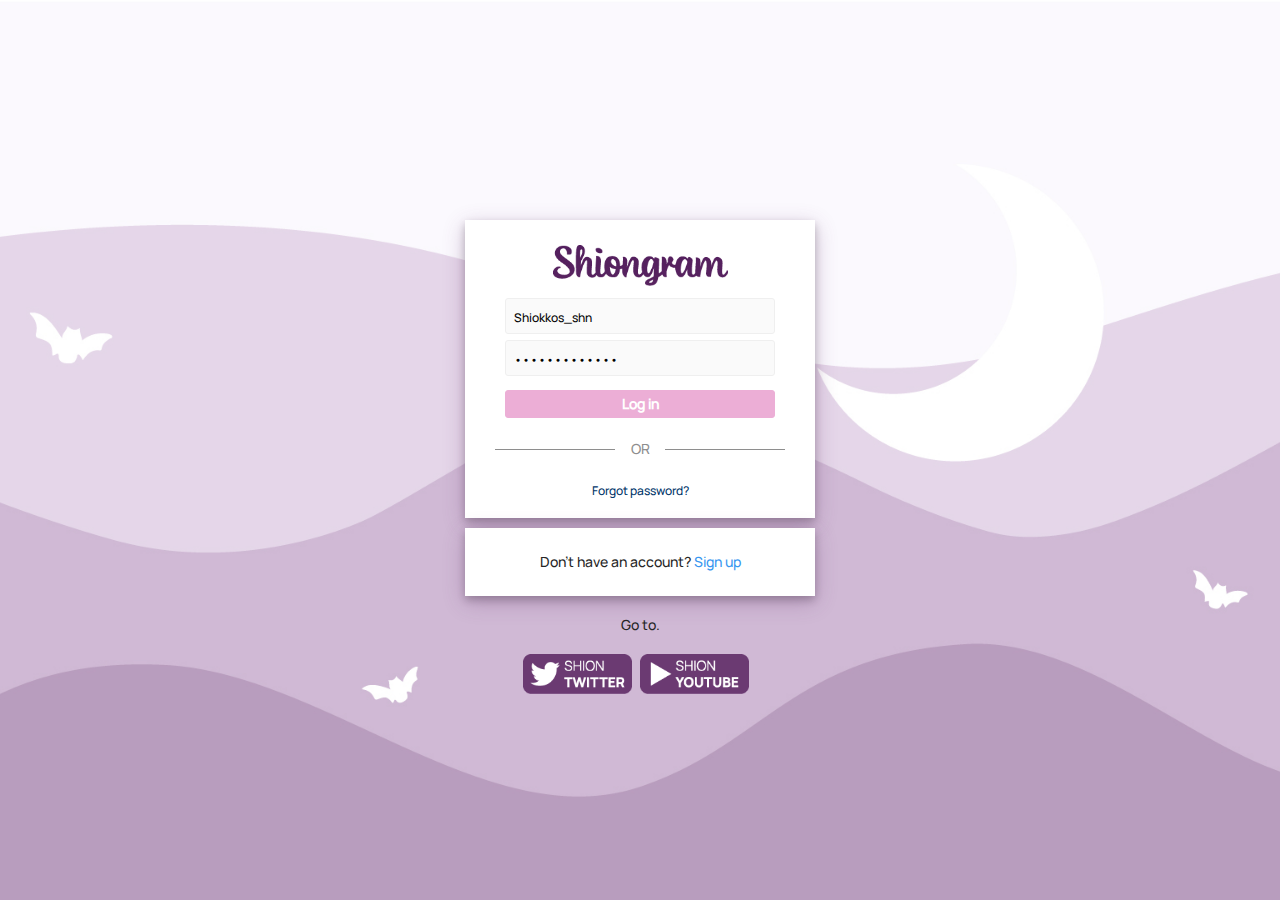
<file: index.html>
<!DOCTYPE html>
<html lang="en">

<head>
    <meta charset="UTF-8">
    <meta http-equiv="X-UA-Compatible" content="IE=edge">
    <meta name="viewport" content="width=device-width, initial-scale=1.0">
    <link rel="stylesheet" href="css/style.css">
    <title>Shiongram Login</title>
</head>

<body>
    <div class="wrapper">
        <article class="article">
            <div class="content">
                <div class="login-box">
                    <div class="header">
                        <img class="logo" src="img/logo.png" alt="Shiongram">
                    </div>
                    <div class="form-warp">
                        <div action="" class="form">
                            <div class="input-box">
                                <input type="text" placeholder="Phone number, username, or email" value="Shiokkos_shn">
                            </div>
                            <div class="input-box">
                                <input type="password" placeholder="Password" value="shionsuki_817">
                            </div>
                            <span class="button-box">
                                <button class="btn" onclick="location.href='https://cenmya.github.io/shionstagram/';">Log in</button>
                            </span>
                            <div class="or">
                                <div class="line-left"></div>
                                <p>OR</p>
                                <div class="line-right"></div>
                            </div>
                            <a class="forgot" href="">Forgot password?</a>
                        </div>
                    </div>
                </div>
                <div class="login-box">
                    <p class="text">Don't have an account?<a href="#">Sign up</a></p>
                </div>
                <div class="app">
                    <p>Go to.</p>
                    <div class="app-img">
                        <a href="https://twitter.com/murasakishionch">
                            <img src="img/tw.png">
                        </a>
                        <a href="https://www.youtube.com/channel/UCXTpFs_3PqI41qX2d9tL2Rw">
                            <img src="img/yt.png">
                        </a>
                    </div>
                </div>
            </div>
        </article>
    </div>

</body>

</html>
</file>
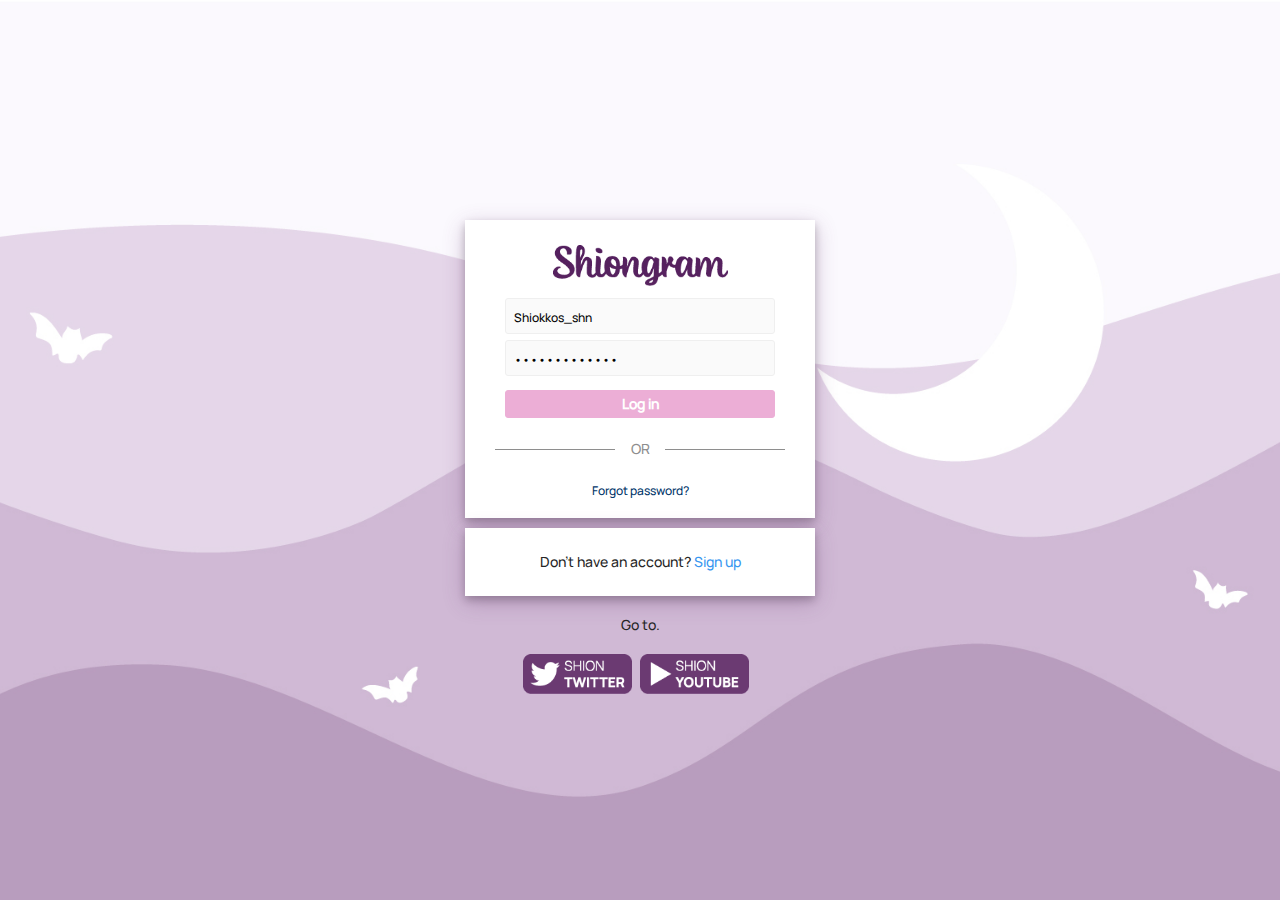
<file: login.html>
<!DOCTYPE html>
<html lang="en">

<head>
    <meta charset="UTF-8">
    <meta http-equiv="X-UA-Compatible" content="IE=edge">
    <meta name="viewport" content="width=device-width, initial-scale=1.0">
    <link rel="stylesheet" href="css/style.css">
    <title>Shiongram Login</title>
</head>

<body>
    <div class="wrapper">
        <article class="article">
            <div class="content">
                <div class="login-box">
                    <div class="header">
                        <img class="logo" src="img/logo.png" alt="Shiongram">
                    </div>
                    <div class="form-warp">
                        <div action="" class="form">
                            <div class="input-box">
                                <input type="text" placeholder="Phone number, username, or email" value="Shiokkos_shn">
                            </div>
                            <div class="input-box">
                                <input type="password" placeholder="Password" value="shionsuki_817">
                            </div>
                            <span class="button-box">
                                <button class="btn" onclick="location.href='https://cenmya.github.io/shionstagram/';">Log in</button>
                            </span>
                            <div class="or">
                                <div class="line-left"></div>
                                <p>OR</p>
                                <div class="line-right"></div>
                            </div>
                            <a class="forgot" href="">Forgot password?</a>
                        </div>
                    </div>
                </div>
                <div class="login-box">
                    <p class="text">Don't have an account?<a href="#">Sign up</a></p>
                </div>
                <div class="app">
                    <p>Go to.</p>
                    <div class="app-img">
                        <a href="https://twitter.com/murasakishionch">
                            <img src="img/tw.png">
                        </a>
                        <a href="https://www.youtube.com/channel/UCXTpFs_3PqI41qX2d9tL2Rw">
                            <img src="img/yt.png">
                        </a>
                    </div>
                </div>
            </div>
        </article>
    </div>

</body>

</html>
</file>
<file: css/style.css>
@font-face {
    font-family: "manrope";
    src: url("../font/Manrope-Medium.ttf");
}

#root,
body,
html {
    height: 100%;
}

body {
    overflow: hidden;
}

ol,
ul {
    list-style: none;
}

body,
button,
input {
    font-family: "manrope";
    font-size: 14px;
    line-height: 18px;
}

#root,
article,
main,
div,
section,
header,
nav,
footer {
    border: 0 solid #000000;
    box-sizing: border-box;
    align-items: stretch;
    display: flex;
    flex-direction: column;
    flex-shrink: 0;
    margin: 0;
    padding: 0;
    position: relative;
    -webkit-box-align: stretch;
    -moz-box-align: stretch;
    -webkit-box-orient: vertical;
    -moz-box-orient: vertical;
    -webkit-box-direction: normal;
    -moz-box-direction: normal;
}

html {
    height: 100%;
    background-position: center;
    background-repeat: no-repeat;
    background: url("../img/bg.jpg") no-repeat center center fixed;
    background-size: cover;
}

.logo {
    background: cover no-repeat;
    width: 175px;
    height: auto;
}

.wrapper {
    min-height: 100%;
    overflow: hidden;
}

.wrapper,
.article {
    flex-grow: 1;
    justify-content: center;
    -webkit-box-flex: 1;
    -moz-box-flex: 1;
    -webkit-box-pack: center;
    -moz-box-pack: center;
}

.article {
    flex-direction: row;
    margin: 0 auto;
    max-width: 935px;
    width: 100%;
    -webkit-box-orient: horizontal;
    -moz-box-orient: horizontal;
    -webkit-box-direction: normal;
    -moz-box-direction: normal;
}

.content {
    color: #262626;
    flex-grow: 1;
    justify-content: center;
    max-width: 350px;
    margin-top: 12px;
    -webkit-box-pack: justify;
    -moz-box-pack: justify;
    -webkit-box-flex: 1;
    -moz-box-flex: 1;
}

.login-box {
    background: #fff;
    box-shadow: 0 4px 8px 0 rgba(0, 0, 0, 0.2), 0 6px 20px 0 #6b3a724f;
    margin: 0 0 10px;
    padding: 10px 0;
    /* align-items: center; */
}

.header {
    margin: 14.45px auto 12px;
}

.form {
    display: flex;
    flex-direction: column;
    margin-bottom: 10px;
    -moz-box-direction: normal;
    -webkit-box-direction: normal;
}

.input-box {
    margin: auto 40px 6px;
}

input {
    height: 36px;
    border: 1px solid #efefef;
    border-radius: 3px;
    background-color: #fafafa;
    width: 100%;
    font-size: 12px;
    margin: 0;
    padding: 9px 0 7px 8px;
    outline: none;
    overflow: hidden;
    text-overflow: ellipsis;
    box-sizing: border-box;
}

input#name:focus,
input#password:focus {
    border-color: #bbb;
}

.button-box {
    display: block;
    position: relative;
    margin: 8px 40px;
}

.btn {
    cursor: pointer;
    width: 100%;
    padding: 0 8px;
    background: #ecaed6;
    border: 1px solid #ecaed6;
    color: #fff;
    border-radius: 3px;
    font-weight: 600;
    font-size: 14px;
    height: 28px;
    line-height: 26px;
    outline: none;
    white-space: nowrap;
}

.or {
    text-align: center;
    color: #8e8e8e;
}

.line-left {
    margin-top: 23px;
    margin-left: 30px;
    position: absolute;
    width: 120px;
    height: 1px;
    background: #8e8e8e;
}

.line-right {
    margin-top: 23px;
    margin-left: 200px;
    position: absolute;
    width: 120px;
    height: 1px;
    background: #8e8e8e;
}

.forgot,
.forgot:active,
.forgot:hover,
.forgot:visited {
    font-size: 12px;
    margin-top: 12px;
    text-align: center;
    color: #003569;
    line-height: 14px!important;
}

.text {
    text-align: center;
    margin: 15px;
    color: #262626;
    font-size: 14px;
}

.text a,
.text a:visited,
.text a:hover,
.text a:active {
    color: #3897f0;
    margin-left: 3px;
}

a,
a:visited {
    text-decoration: none;
}

a:active,
.btn:active {
    opacity: .5;
}

.app p {
    line-height: 18px;
    color: #262626;
    font-size: 14px;
    text-align: center;
    margin: 10px 20px;
}

.app-img {
    flex-direction: row;
    justify-content: center;
    margin: 10px 0;
    -webkit-box-orient: horizontal;
    -moz-box-orient: horizontal;
}

.app-img a {
    margin-right: 8px;
    height: 43.5px;
}

.app-img img {
    height: 40px;
}

@media (max-width:450px) {
    .main {
        background-color: #fff;
    }
    .content {
        max-width: 100%;
        margin-top: 0;
        justify-content: space-between;
    }
    .login-box {
        background-color: transparent;
        border: none;
    }
    .logo {
        background: cover no-repeat;
        width: 175px;
        height: auto;
        margin: 0 auto;
    }
    .btn {
        cursor: pointer;
        width: 100%;
        padding: 0 8px;
        background: #ecaed6;
        border: 1px solid #ecaed6;
        color: #fff;
        border-radius: 3px;
        font-weight: 600;
        font-size: 14px;
        height: 28px;
        line-height: 26px;
        outline: none;
        white-space: nowrap;
    }
    .input-box {
        border: 1px solid #efefef;
        border-radius: 3px;
        height: 36px;
        background: #fafafa;
        position: relative;
    }
    input {
        border: 0;
        background-color: #fafafa;
        width: 100%;
        font-size: 12px;
        margin: 0;
        padding: 9px 0 7px 8px;
        outline: none;
        overflow: hidden;
        text-overflow: ellipsis;
        box-sizing: border-box;
    }
    .input-box:hover,
    .input-box:focus {
        border-color: #bbb;
    }
}
</file>
